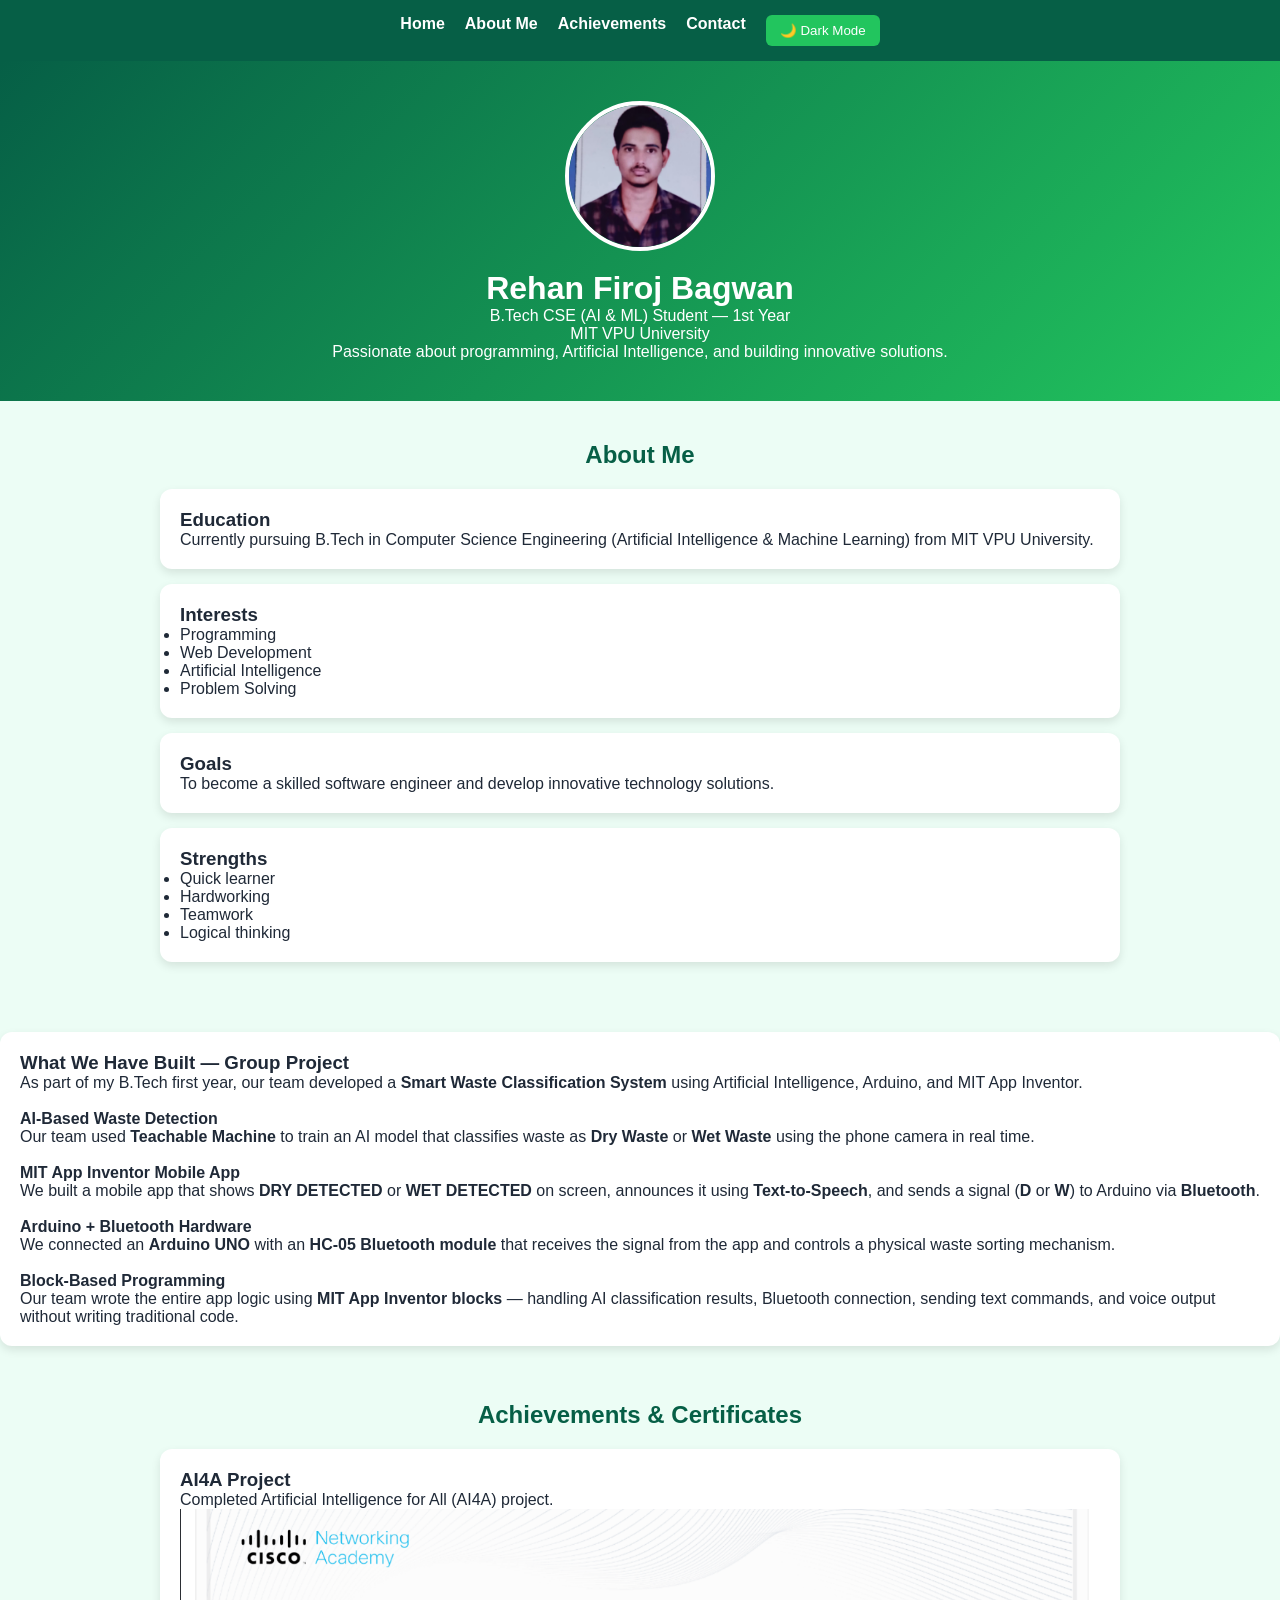
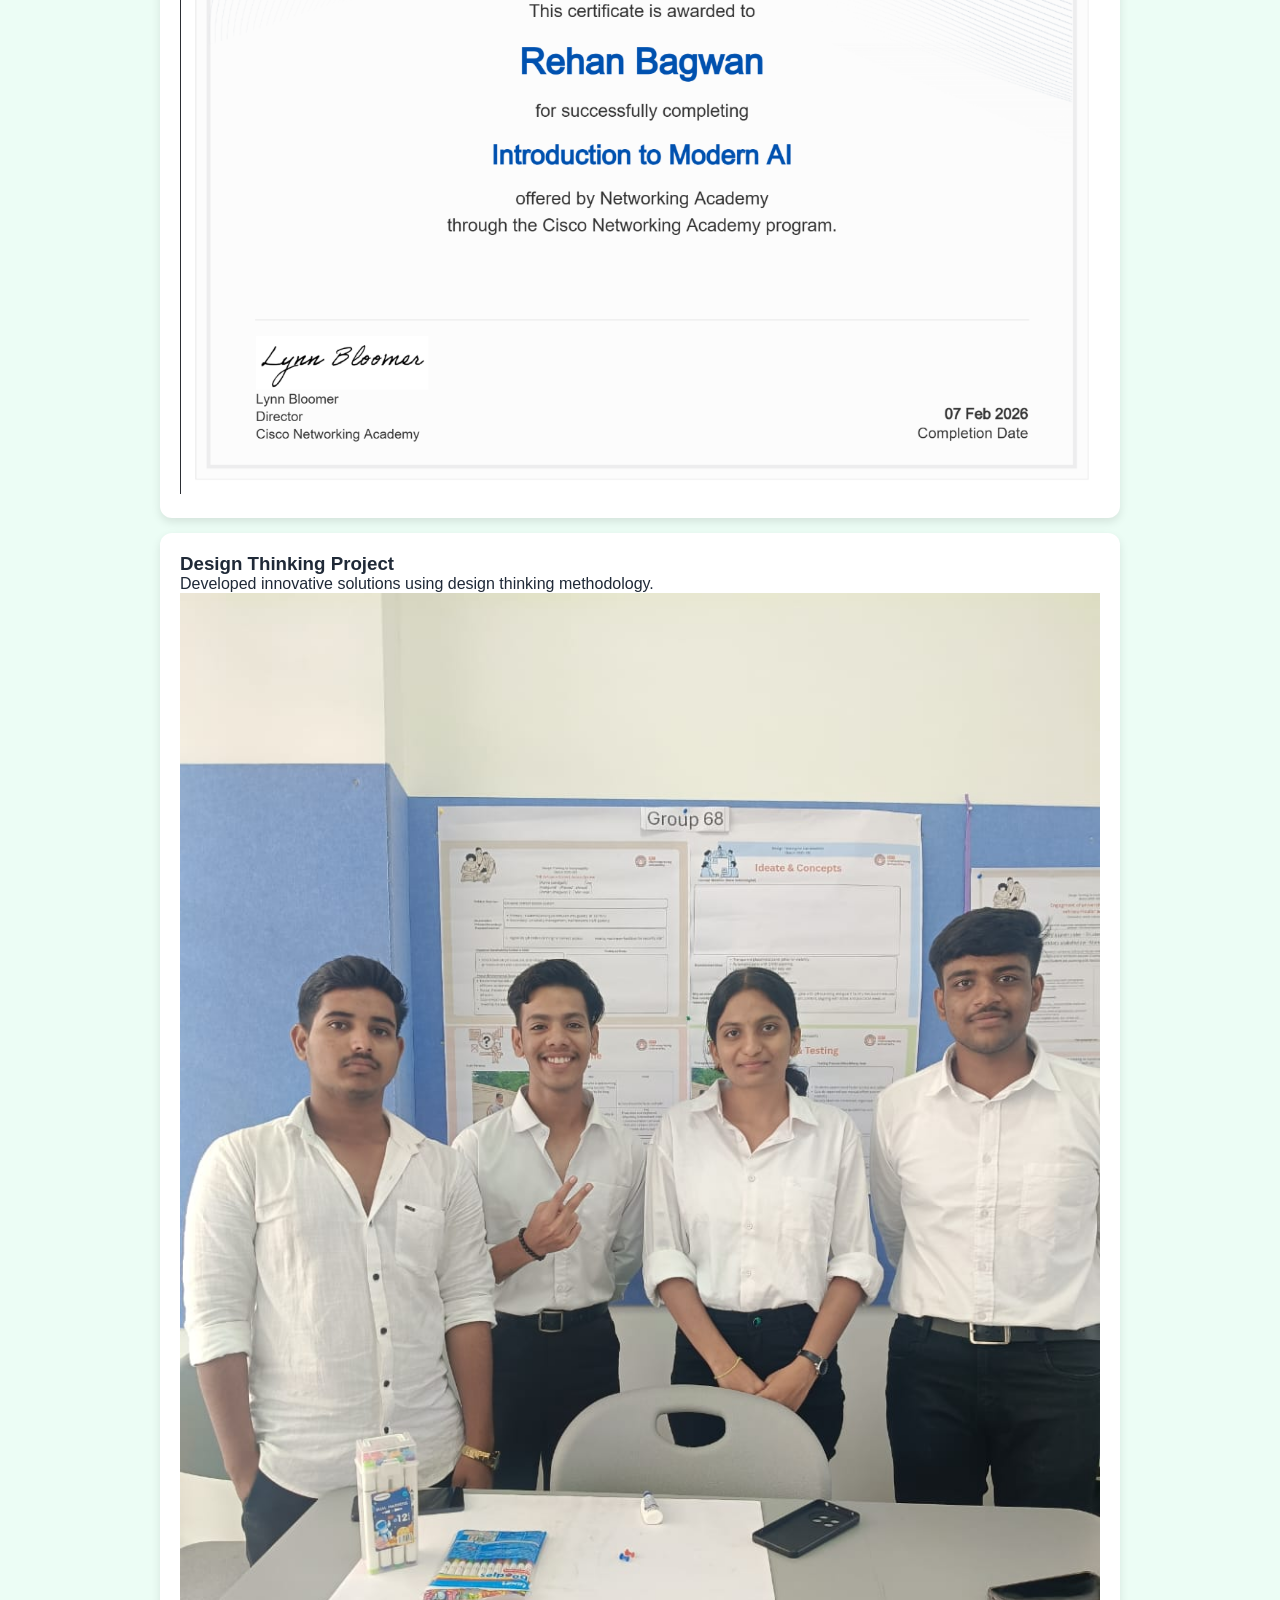
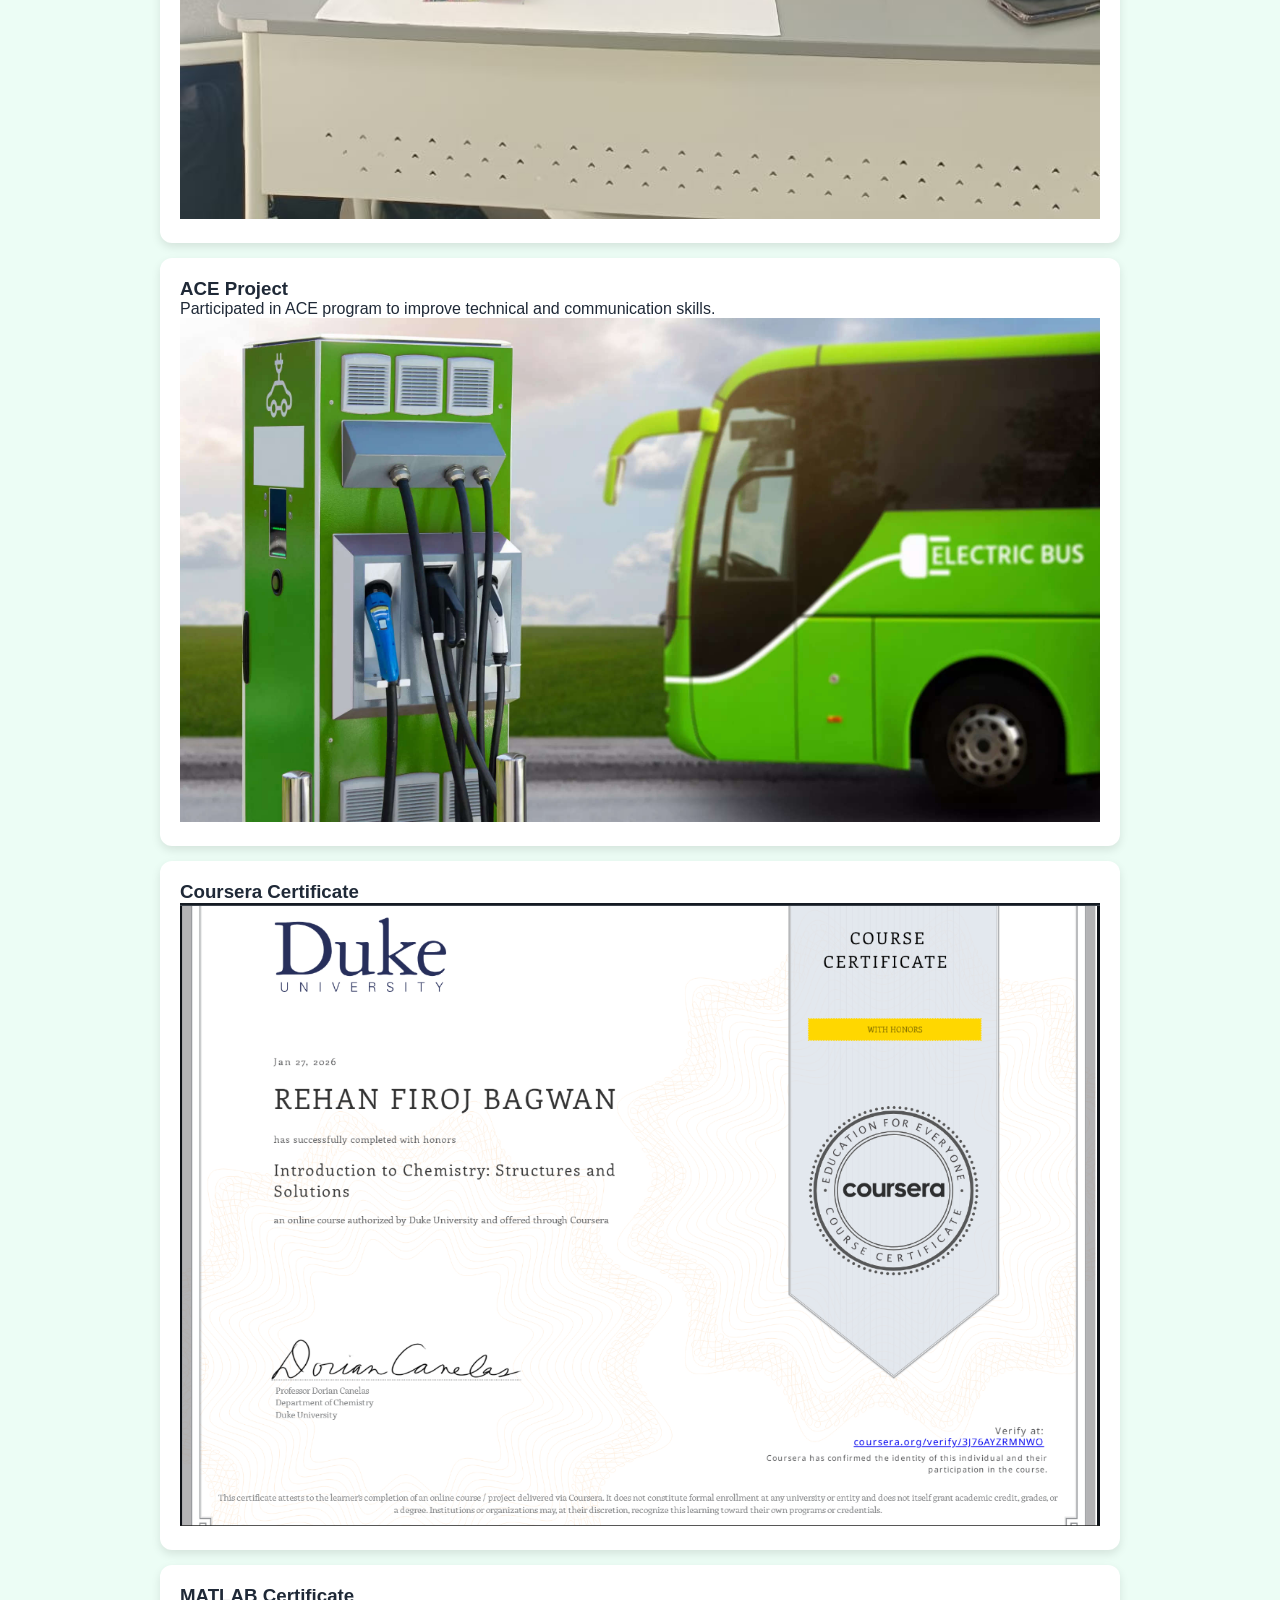
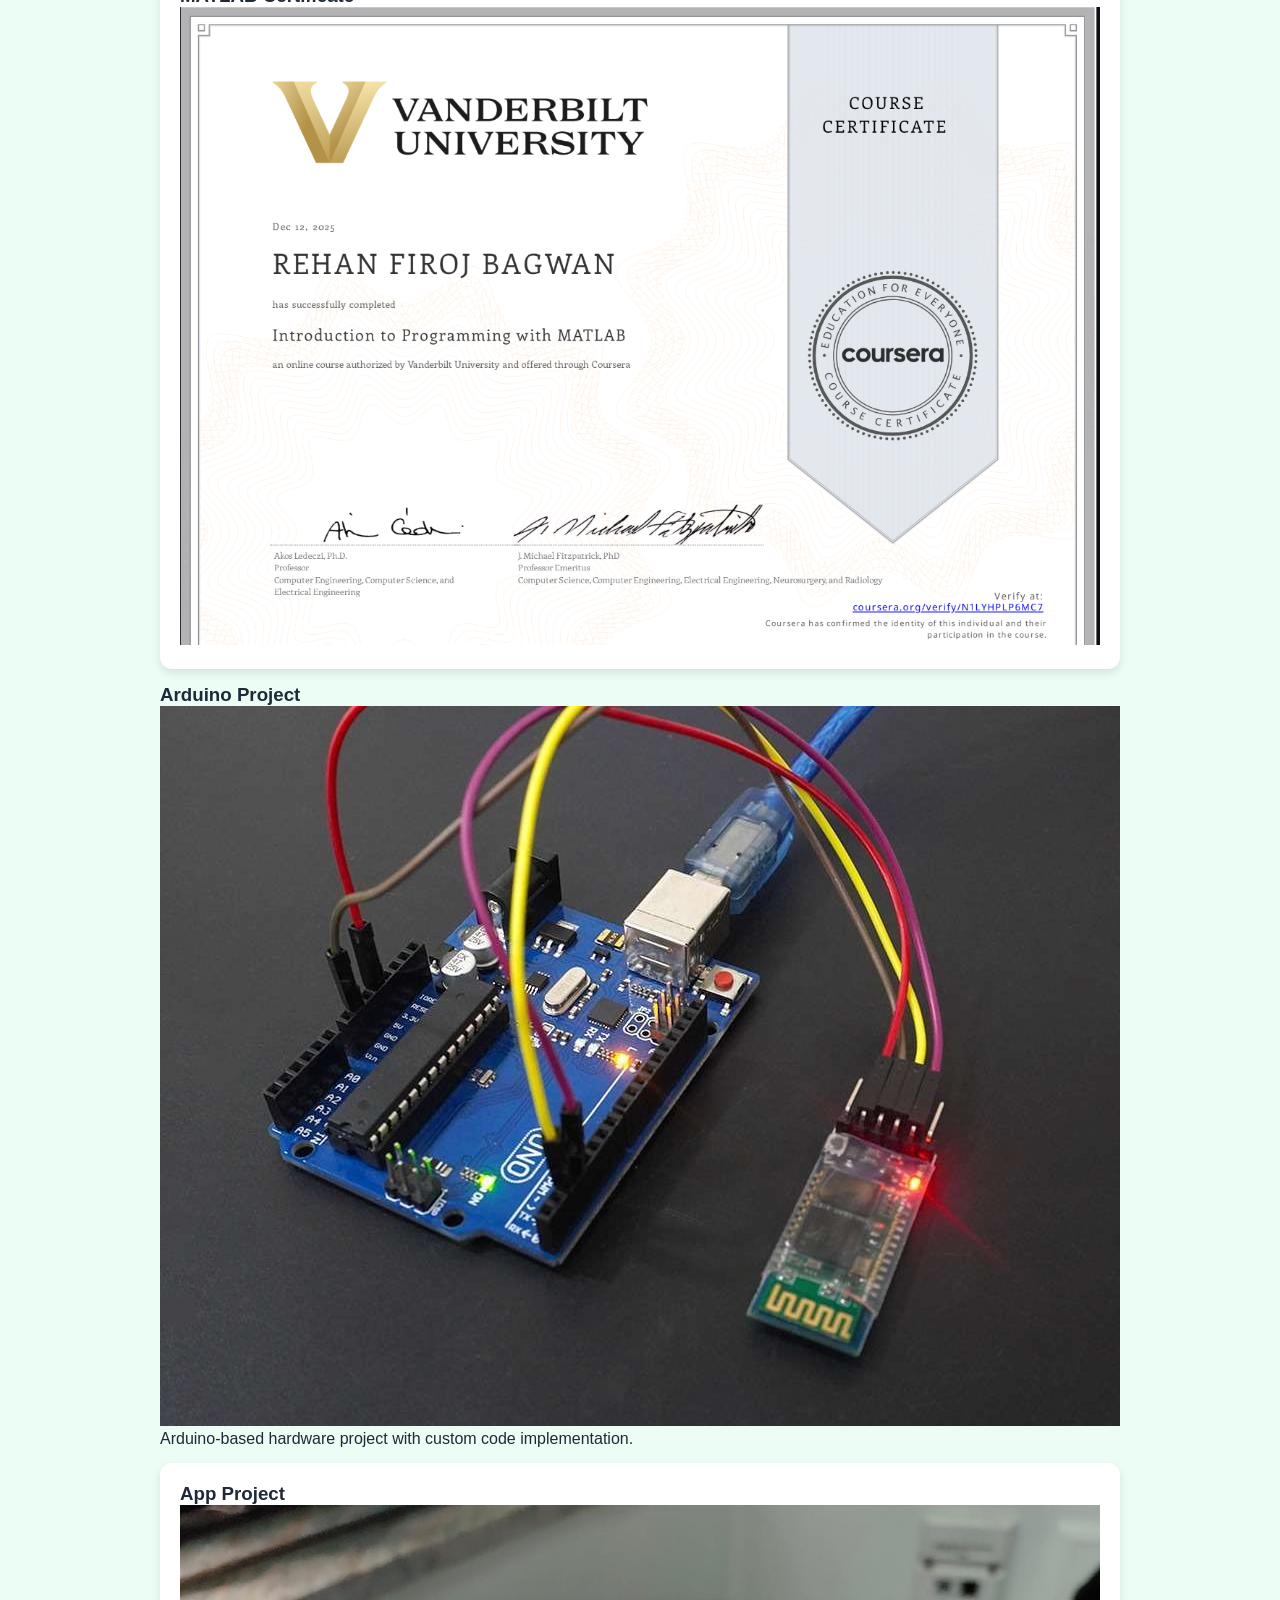
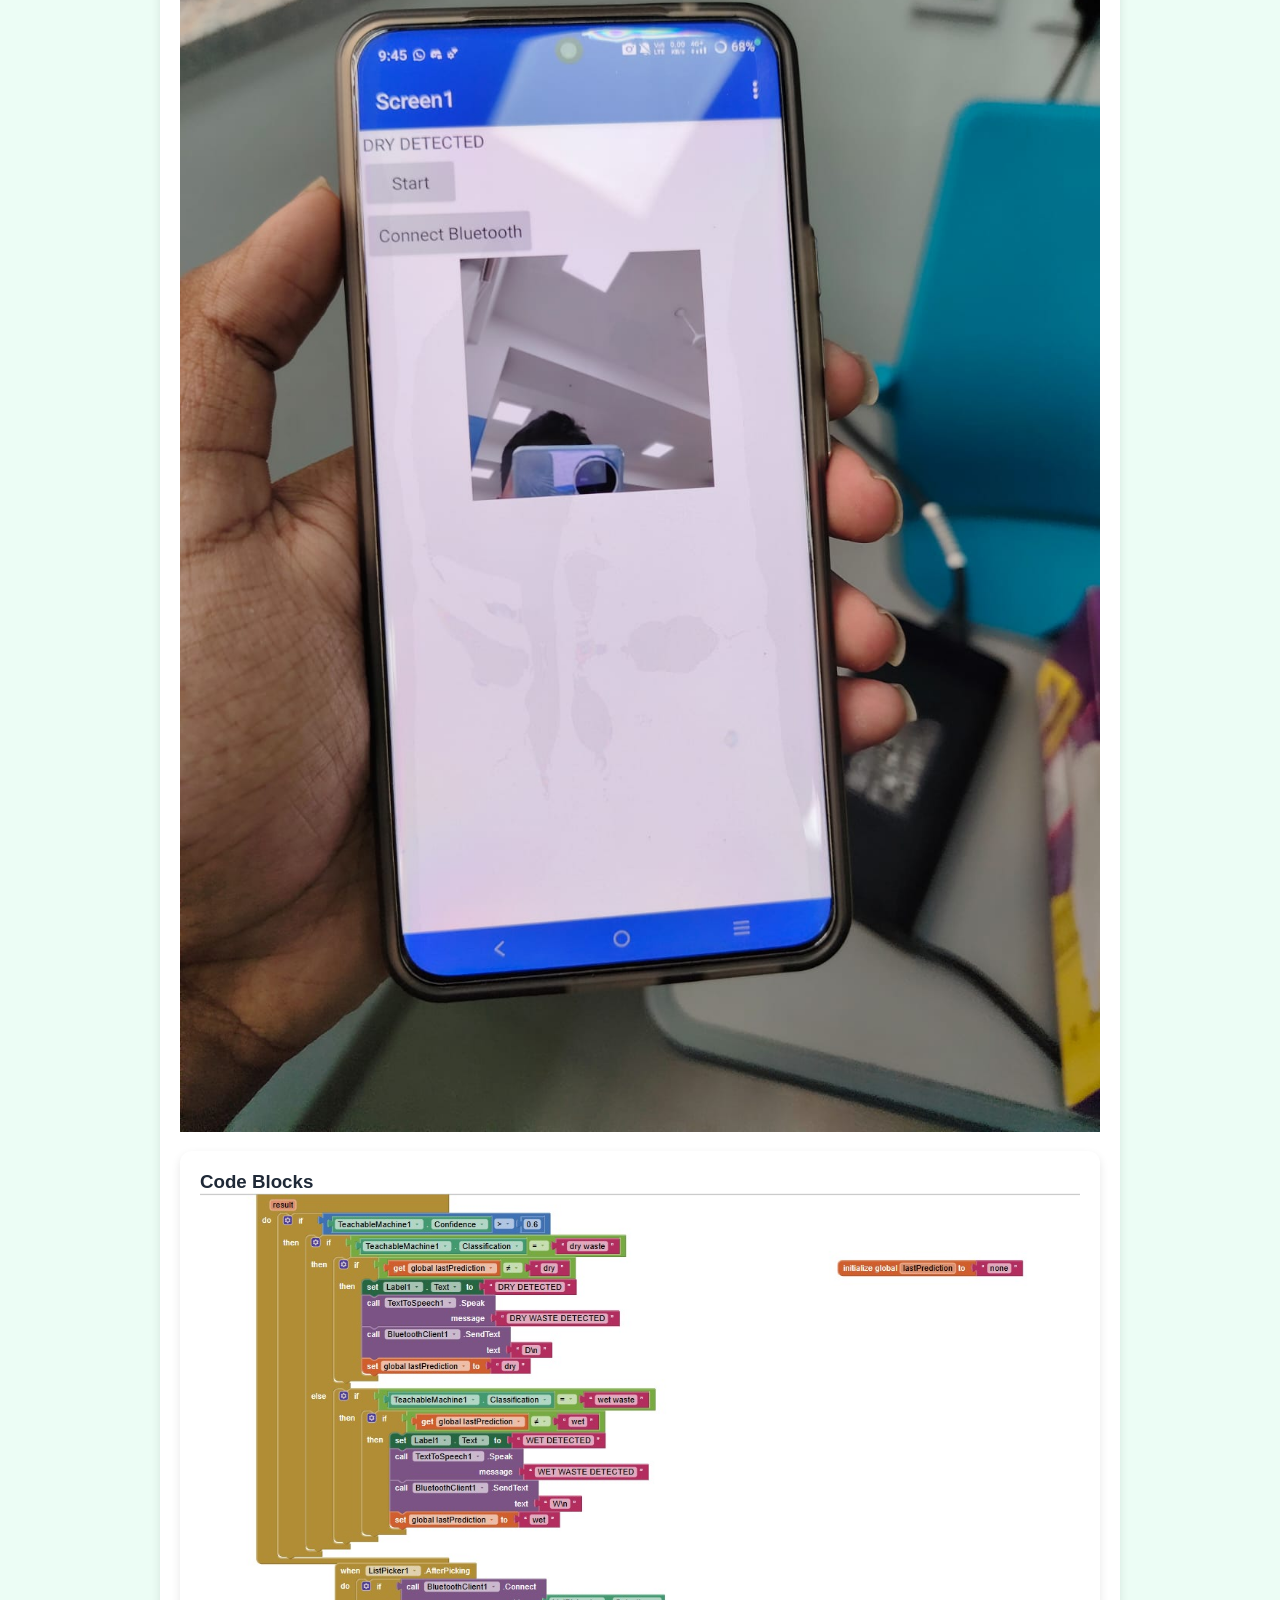
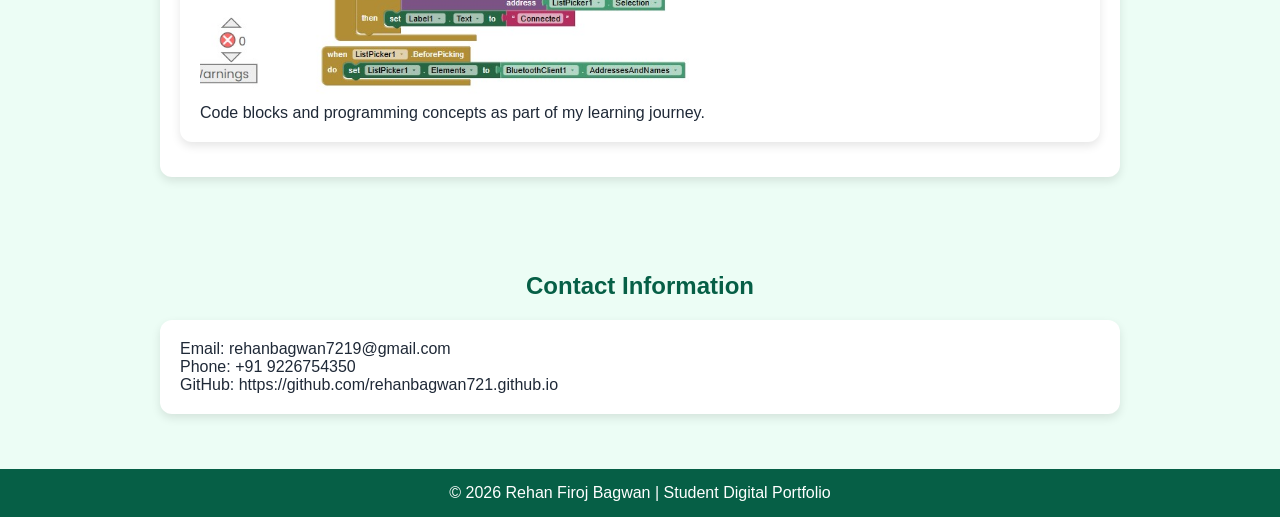
<file: index.html>
<!DOCTYPE html>
<html lang="en">
<head>
<meta charset="UTF-8">
<meta name="viewport" content="width=device-width, initial-scale=1.0">
<title>Rehan Firoj Bagwan | Student Portfolio</title>

<style>

/* RESET */
* {
    margin: 0;
    padding: 0;
    box-sizing: border-box;
    font-family: Arial, Helvetica, sans-serif;
}

/* BODY */
body {
    background: #ecfdf5;
    color: #1f2937;
}

/* NAVBAR */
nav {
    background: #065f46;
    padding: 15px;
    position: sticky;
    top: 0;
}

nav ul {
    list-style: none;
    display: flex;
    justify-content: center;
    flex-wrap: wrap;
    gap: 20px;
}

nav ul li a {
    color: white;
    text-decoration: none;
    font-weight: bold;
}

nav button {
    background: #22c55e;
    color: white;
    border: none;
    padding: 8px 14px;
    border-radius: 6px;
    cursor: pointer;
}

/* HOME */
header {
    text-align: center;
    padding: 40px 20px;
    background: linear-gradient(135deg, #065f46, #22c55e);
    color: white;
}

.profile-img {
    width: 150px;
    height: 150px;
    border-radius: 50%;
    border: 4px solid white;
    object-fit: cover;
    margin-bottom: 15px;
}

section {
    padding: 40px 20px;
    max-width: 1000px;
    margin: auto;
}

h2 {
    text-align: center;
    margin-bottom: 20px;
    color: #065f46;
}

/* CARD */
.card {
    background: white;
    padding: 20px;
    margin: 15px 0;
    border-radius: 12px;
    box-shadow: 0 4px 10px rgba(0,0,0,0.1);
}

/* GALLERY */
.gallery {
    display: grid;
    grid-template-columns: repeat(auto-fit, minmax(200px, 1fr));
    gap: 15px;
}

.gallery img {
    width: 100%;
    height: 200px;
    object-fit: cover;
    border-radius: 10px;
}

/* BUTTON */
button {
    padding: 10px 18px;
    background: #16a34a;
    color: white;
    border: none;
    border-radius: 8px;
    cursor: pointer;
}

/* DARK MODE */
body.dark {
    background: #111827;
    color: white;
}

body.dark .card {
    background: #1f2937;
}

footer {
    text-align: center;
    padding: 15px;
    background: #065f46;
    color: white;
}

</style>
</head>

<body>

<!-- NAVIGATION -->
<nav>
<ul>
<li><a href="#home">Home</a></li>
<li><a href="#about">About Me</a></li>
<li><a href="#achievements">Achievements</a></li>
<li><a href="#contact">Contact</a></li>
<li><button onclick="toggleDarkMode()">🌙 Dark Mode</button></li>
</ul>
</nav>

<!-- HOME -->
<header id="home">
<img src="assets/WhatsApp Image 2026-04-06 at 5.09.29 PM.jpeg" alt="Profile Photo" class="profile-img">

<h1>Rehan Firoj Bagwan</h1>

<p>
B.Tech CSE (AI & ML) Student — 1st Year  
</p>

<p>
MIT VPU University
</p>

<p>
Passionate about programming, Artificial Intelligence, and building innovative solutions.
</p>

</header>

<!-- ABOUT ME -->
<section id="about">

<h2>About Me</h2>

<div class="card">

<h3>Education</h3>

<p>
Currently pursuing B.Tech in Computer Science Engineering  
(Artificial Intelligence & Machine Learning)  
from MIT VPU University.
</p>

</div>

<div class="card">

<h3>Interests</h3>

<ul>
<li>Programming</li>
<li>Web Development</li>
<li>Artificial Intelligence</li>
<li>Problem Solving</li>
</ul>

</div>

<div class="card">

<h3>Goals</h3>

<p>
To become a skilled software engineer and develop innovative technology solutions.
</p>

</div>

<div class="card">

<h3>Strengths</h3>

<ul>
<li>Quick learner</li>
<li>Hardworking</li>
<li>Teamwork</li>
<li>Logical thinking</li>
</ul>

</div>

</section>
<div class="card">
    <h3>What We Have Built — Group Project</h3>
    <p>
        As part of my B.Tech first year, our team developed a 
        <b>Smart Waste Classification System</b> using 
        Artificial Intelligence, Arduino, and MIT App Inventor.
    </p>

    <br>

    <h4> AI-Based Waste Detection</h4>
    <p>
        Our team used <b>Teachable Machine</b> to train an AI model that 
        classifies waste as <b>Dry Waste</b> or <b>Wet Waste</b> 
        using the phone camera in real time.
    </p>

    <br>

    <h4> MIT App Inventor Mobile App</h4>
    <p>
        We built a mobile app that shows <b>DRY DETECTED</b> or 
        <b>WET DETECTED</b> on screen, announces it using 
        <b>Text-to-Speech</b>, and sends a signal (<b>D</b> or <b>W</b>) 
        to Arduino via <b>Bluetooth</b>.
    </p>

    <br>

    <h4> Arduino + Bluetooth Hardware</h4>
    <p>
        We connected an <b>Arduino UNO</b> with an <b>HC-05 Bluetooth module</b> 
        that receives the signal from the app and controls a 
        physical waste sorting mechanism.
    </p>

    <br>

    <h4> Block-Based Programming</h4>
    <p>
        Our team wrote the entire app logic using <b>MIT App Inventor blocks</b> — 
        handling AI classification results, Bluetooth connection, 
        sending text commands, and voice output without writing 
        traditional code.
    </p>
</div>
<!-- ACHIEVEMENTS -->
<section id="achievements">

<h2>Achievements & Certificates</h2>

<div class="card">
<h3>AI4A Project</h3>

<p>
Completed Artificial Intelligence for All (AI4A) project.
</p>

<img src="assets/Screenshot 2026-04-07 130031.png" width="100%">

</div>

<div class="card">

<h3>Design Thinking Project</h3>

<p>
Developed innovative solutions using design thinking methodology.
</p>

<img src="assets/DT.jpeg" width="100%">

</div>

<div class="card">

<h3>ACE Project</h3>

<p>
Participated in ACE program to improve technical and communication skills.
</p>

<img src="assets/88724219.cms_.jpg" width="100%">

</div>

<div class="card">

<h3>Coursera Certificate</h3>

<img src="assets/Screenshot 2026-04-07 132330.png" width="100%">

</div>

<div class="card">

<h3>MATLAB Certificate</h3>

<img src="assets/Screenshot 2026-04-07 132806.png" width="100%">

</div>



<h3>Arduino Project</h3>

<img src="assets/arduino code2026-06-17 at 9.41.22 AM.jpeg" width="100%">

<p>
Arduino-based hardware project with custom code implementation.
</p>

</div>

<div class="card">

<h3>App Project</h3>

<img src="assets/app2026-06-17 at 10.01.19 AM.jpeg" width="100%">

<p>
</p>
    <div class="card">

<h3>Code Blocks</h3>

<img src="assets/code blocks 2026-06-17 at 10.12.31 AM.jpeg"width="100%">

<p>
Code blocks and programming concepts as part of my learning journey.
</p>

</div>

</section>


<!-- CONTACT -->
<section id="contact">

<h2>Contact Information</h2>

<div class="card">

<p>
Email: rehanbagwan7219@gmail.com
</p>

<p>
Phone: +91 9226754350
</p>



</p>

<p>
GitHub: https://github.com/rehanbagwan721.github.io
</p>

</div>

</section>

<footer>

<p>
© 2026 Rehan Firoj Bagwan | Student Digital Portfolio
</p>

</footer>

<script>

function toggleDarkMode() {
    document.body.classList.toggle("dark");
}

/* Smooth Scroll */

document.querySelectorAll('a[href^="#"]').forEach(anchor => {
    anchor.addEventListener('click', function(e) {
        e.preventDefault();
        document.querySelector(this.getAttribute('href')).scrollIntoView({
            behavior: 'smooth'
        });
    });
});

</script>

</body>
</html>
</file>
